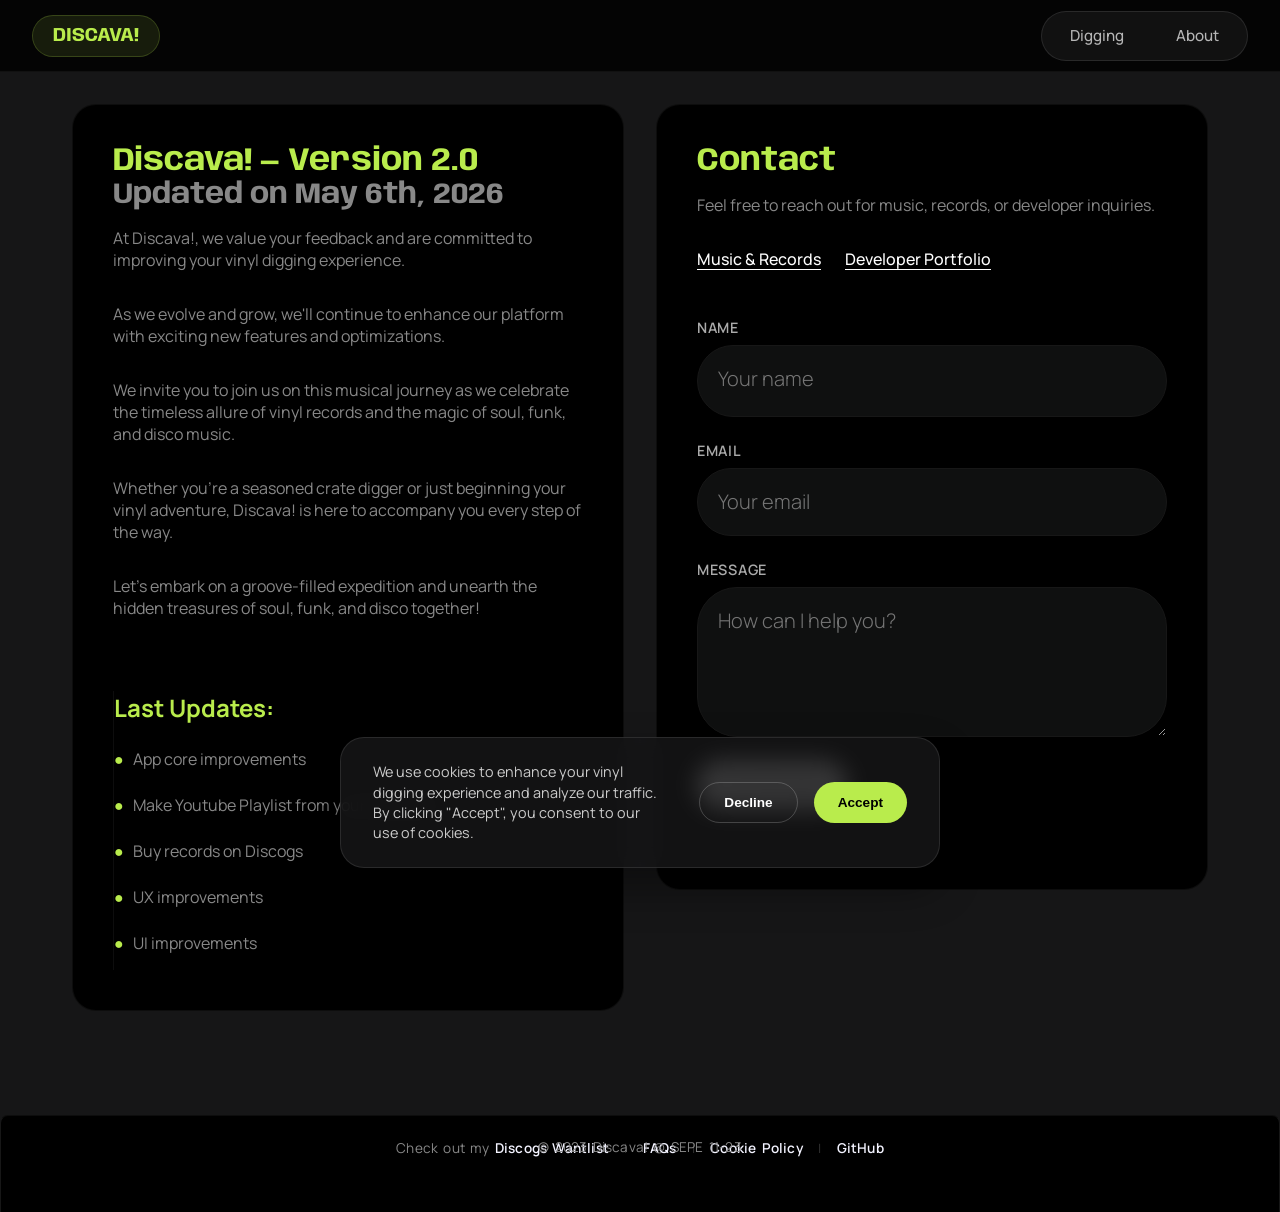
<file: about.html>
<!DOCTYPE html>
<html lang="en">

<head>
  <meta charset="UTF-8" />
  <meta name="viewport" content="width=device-width, initial-scale=1.0" />
  <meta name="description"
    content="Discava! - Your Vinyl Digging Experience: A platform dedicated to celebrating the timeless allure of vinyl records, soul, funk, and disco music. Join us on this musical journey!" />
  <meta name="keywords"
    content="Discava!, vinyl records, vinyl digging, soul music, funk music, disco music, crate digging, vinyl adventure" />
  <meta name="author" content="Juan Falibene" />
  <!-- Google Tag Manager -->
  <script>(function (w, d, s, l, i) {
      w[l] = w[l] || []; w[l].push({
        'gtm.start':
          new Date().getTime(), event: 'gtm.js'
      }); var f = d.getElementsByTagName(s)[0],
        j = d.createElement(s), dl = l != 'dataLayer' ? '&l=' + l : ''; j.async = true; j.src =
          'https://www.googletagmanager.com/gtm.js?id=' + i + dl; f.parentNode.insertBefore(j, f);
    })(window, document, 'script', 'dataLayer', 'GTM-P69Q8WK2');</script>
  <!-- End Google Tag Manager -->
  <!-- Open Graph / Facebook -->
  <meta property="og:type" content="website" />
  <meta property="og:title" content="Discava! - Your Vinyl Digging Experience" />
  <meta property="og:description"
    content="A platform dedicated to celebrating the timeless allure of vinyl records, soul, funk, and disco music. Join us on this musical journey!" />
  <meta property="og:image" content="http://dev.juanfalibene.com/discava/img/discava_banner_v2.jpg" />
  <!-- Twitter -->
  <meta property="twitter:card" content="summary_large_image" />
  <meta property="twitter:title" content="Discava! - Your Vinyl Digging Experience" />
  <meta property="twitter:description"
    content="A platform dedicated to celebrating the timeless allure of vinyl records, soul, funk, and disco music. Join us on this musical journey!" />
  <meta property="twitter:image" content="http://dev.juanfalibene.com/discava/img/discava_banner_v2.jpg" />
  <title>About Discava! - Vinyl Digging Experience</title>
  <link rel="stylesheet" href="css/styles.css" />
  <link rel="stylesheet" href="https://cdnjs.cloudflare.com/ajax/libs/font-awesome/4.7.0/css/font-awesome.min.css" />
  <link rel="icon" type="image/x-icon" href="img/favicon.png" />
  <link rel="canonical" href="https://dev.juanfalibene.com/discava/about.html" />
  <script type="module" src="js/about_main.js"></script>
</head>

<body>
  <!-- Google Tag Manager (noscript) -->
  <noscript><iframe src="https://www.googletagmanager.com/ns.html?id=GTM-P69Q8WK2" height="0" width="0"
      style="display:none;visibility:hidden"></iframe></noscript>
  <!-- End Google Tag Manager (noscript) -->
  <header class="header" id="header">
    <div class="logo">
      <h1><a href="./index.html">Discava!</a></h1>
    </div>
    <nav class="navbar" id="navbar">
      <ul>
        <li class="nav-item"><a href="./index.html#diggin">Digging</a></li>
        <li class="nav-item"><a href="#">About</a></li>
      </ul>
    </nav>
    <button class="hamburger-button" id="hamburgerButton">
      <span></span>
      <span></span>
      <span></span>
    </button>
  </header>

  <main>
    <div class="about-main-wrapper">
      <section class="about-box">
        <div class="about-grid">

          <div class="about-text">
            <h3>
              Discava! — Version 2.0 <span class="updated-text">Updated on May 6th, 2026</span>
            </h3>
            <p>At Discava!, we value your feedback and are committed to improving your vinyl digging experience.
            </p>
            <p>As we evolve and grow, we'll continue to enhance our platform with exciting new features and
              optimizations.</p>
            <p>We invite you to join us on this musical journey as we celebrate the timeless allure of vinyl
              records
              and the magic of soul, funk, and disco music.</p>
            <p>Whether you're a seasoned crate digger or just beginning your vinyl adventure, Discava! is here to
              accompany you every step of the way.</p>
            <p>Let's embark on a groove-filled expedition and unearth the hidden treasures of soul, funk, and disco
              together!</p>

          </div>

          <div class="about-grid-features">
            <h3>Last Updates:</h3>
            <ul>
              <li>
                App core improvements
              </li>
              <li>
                Make Youtube Playlist from your favorites
              </li>
              <li>
                Buy records on Discogs
              </li>
              <li>
                UX improvements
              </li>
              <li>
                <span>UI improvements</span>
              </li>
            </ul>
          </div>

        </div>
      </section>

      <section class="about-box contact-box">
        <h3>Contact</h3>
        <p>Feel free to reach out for music, records, or developer inquiries.</p>

        <div class="contact-links">
          <a href="https://music.juanfalibene.com/#/about" target="_blank" class="contact-link">Music & Records</a>
          <a href="https://juanfalibene.com" target="_blank" class="contact-link">Developer Portfolio</a>
        </div>

        <form class="contact-form" id="contact-form">
          <div class="form-group">
            <label for="name">Name</label>
            <input type="text" id="name" name="name" placeholder="Your name" required>
          </div>
          <div class="form-group">
            <label for="email">Email</label>
            <input type="email" id="email" name="email" placeholder="Your email" required>
          </div>
          <div class="form-group">
            <label for="message">Message</label>
            <textarea id="message" name="message" placeholder="How can I help you?" required></textarea>
          </div>
          <!-- Honeypot anti-spam field -->
          <div style="display:none;">
            <label for="website">Website</label>
            <input type="text" id="website" name="website" tabindex="-1" autocomplete="off">
          </div>

          <button type="submit" class="btn-action-single">Send Message</button>
          
          <div id="form-status" style="margin-top: 1rem; color: #fff; font-size: 0.9rem;"></div>
        </form>
      </section>
    </div>
  </main>

  <footer></footer>
</body>

</html>
</file>
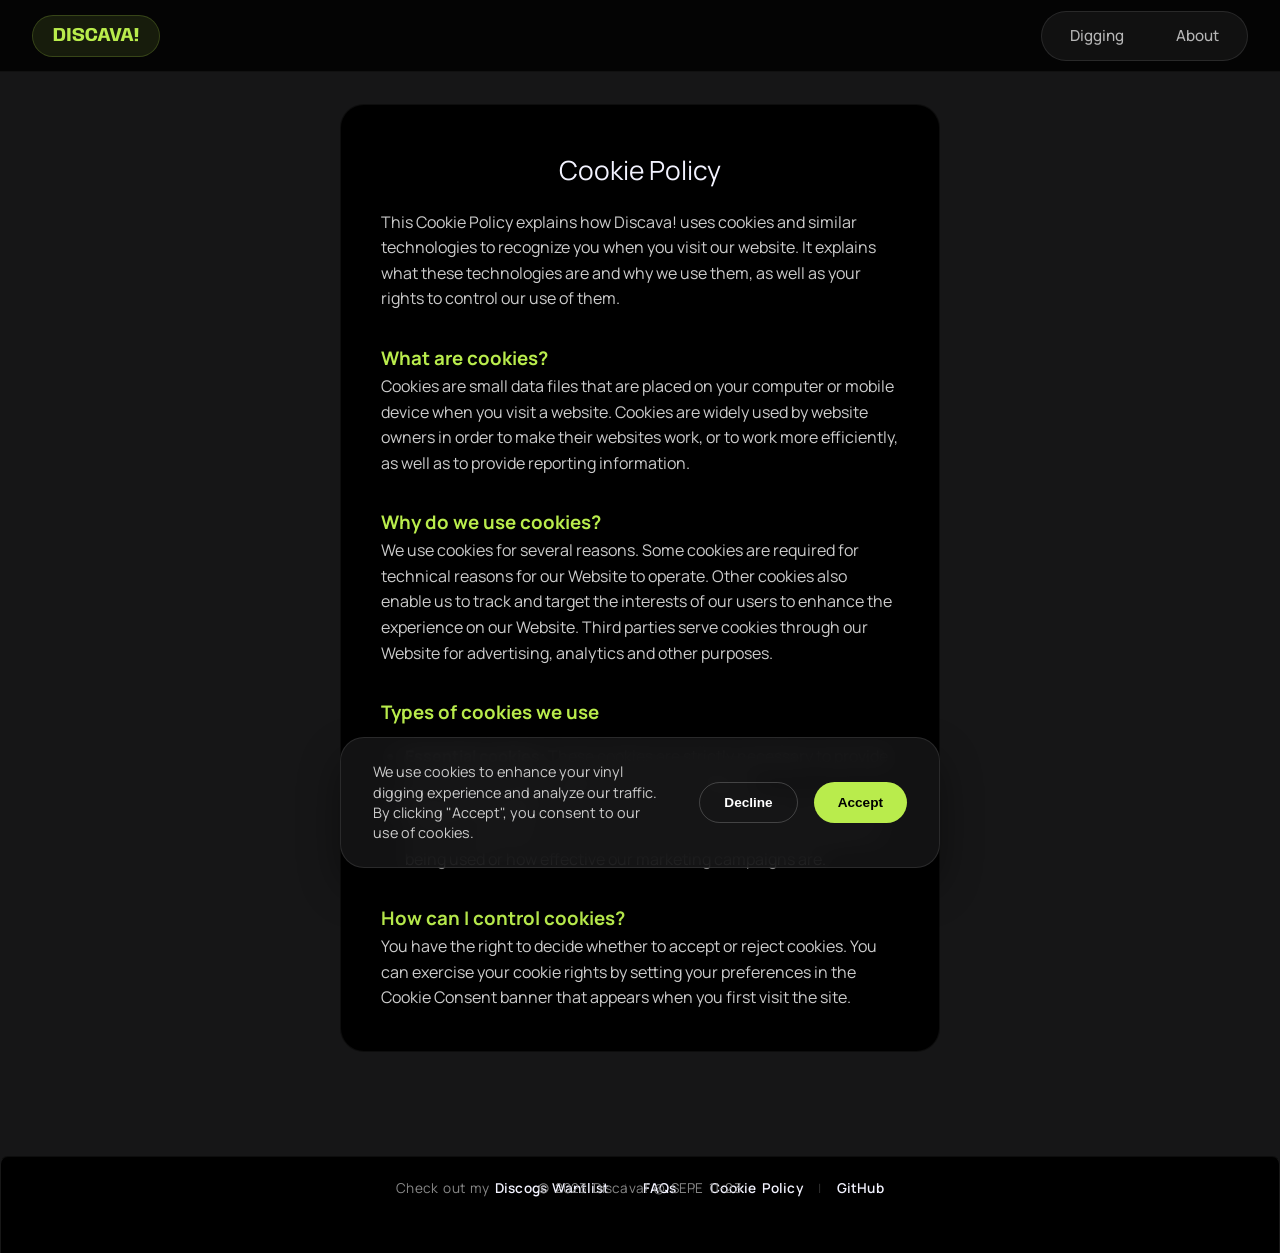
<file: cookies.html>
<!DOCTYPE html>
<html lang="en">

<head>
  <meta charset="UTF-8" />
  <meta name="viewport" content="width=device-width, initial-scale=1.0" />
  <meta name="description"
    content="Discava! Cookie Policy - Information about how we use cookies to improve your experience." />
  <meta name="robots" content="noindex" />
  <title>Cookie Policy - Discava!</title>
  <link rel="stylesheet" href="css/styles.css" />
  <link rel="icon" type="image/x-icon" href="img/favicon.png" />
  <link rel="canonical" href="https://dev.juanfalibene.com/discava/cookies.html" />
  <!-- Google Tag Manager -->
  <script>(function (w, d, s, l, i) {
      w[l] = w[l] || []; w[l].push({
        'gtm.start':
          new Date().getTime(), event: 'gtm.js'
      }); var f = d.getElementsByTagName(s)[0],
        j = d.createElement(s), dl = l != 'dataLayer' ? '&l=' + l : ''; j.async = true; j.src =
          'https://www.googletagmanager.com/gtm.js?id=' + i + dl; f.parentNode.insertBefore(j, f);
    })(window, document, 'script', 'dataLayer', 'GTM-P69Q8WK2');</script>
  <!-- End Google Tag Manager -->
  <script type="module">
    import { addListenLinkToNavbar } from "./js/views/NavView.js";
    import { initCookieBanner } from "./js/utils/CookieBanner.js";
    import { initFooter } from "./js/views/FooterView.js";

    document.addEventListener("DOMContentLoaded", () => {
      addListenLinkToNavbar();
      initCookieBanner();
      initFooter();
    });
  </script>
</head>

<body>
  <!-- Google Tag Manager (noscript) -->
  <noscript><iframe src="https://www.googletagmanager.com/ns.html?id=GTM-P69Q8WK2" height="0" width="0"
      style="display:none;visibility:hidden"></iframe></noscript>
  <!-- End Google Tag Manager (noscript) -->

  <header class="header" id="header">
    <div class="logo">
      <h1><a href="./index.html">Discava!</a></h1>
    </div>
    <nav class="navbar" id="navbar">
      <ul>
        <li class="nav-item"><a href="./index.html#diggin">Digging</a></li>
        <li class="nav-item"><a href="./about.html">About</a></li>
      </ul>
    </nav>
    <button class="hamburger-button" id="hamburgerButton">
      <span></span>
      <span></span>
      <span></span>
    </button>
  </header>

  <main>
    <div class="about-main-wrapper">
      <section class="about-box">
        <h2>Cookie Policy</h2>
        <div class="cookie-policy-content" style="line-height: 1.6; color: #ccc;">
          <p>This Cookie Policy explains how Discava! uses cookies and similar technologies to recognize you when you
            visit our website. It explains what these technologies are and why we use them, as well as your rights to
            control our use of them.</p>

          <h3 style="color: var(--bg-green-color); margin-top: 2rem;">What are cookies?</h3>
          <p>Cookies are small data files that are placed on your computer or mobile device when you visit a website.
            Cookies are widely used by website owners in order to make their websites work, or to work more efficiently,
            as well as to provide reporting information.</p>

          <h3 style="color: var(--bg-green-color); margin-top: 2rem;">Why do we use cookies?</h3>
          <p>We use cookies for several reasons. Some cookies are required for technical reasons for our Website to
            operate. Other cookies also enable us to track and target the interests of our users to enhance the
            experience on our Website. Third parties serve cookies through our Website for advertising, analytics and
            other purposes.</p>

          <h3 style="color: var(--bg-green-color); margin-top: 2rem;">Types of cookies we use</h3>
          <ul style="list-style: disc; padding-left: 1.5rem; margin-top: 1rem;">
            <li><strong>Essential cookies:</strong> These cookies are strictly necessary to provide you with services
              available through our Website.</li>
            <li><strong>Analytics cookies:</strong> These cookies collect information that is used either in aggregate
              form to help us understand how our Website is being used or how effective our marketing campaigns are.
            </li>
          </ul>

          <h3 style="color: var(--bg-green-color); margin-top: 2rem;">How can I control cookies?</h3>
          <p>You have the right to decide whether to accept or reject cookies. You can exercise your cookie rights by
            setting your preferences in the Cookie Consent banner that appears when you first visit the site.</p>
        </div>
      </section>
    </div>
  </main>

  <footer></footer>
</body>

</html>
</file>
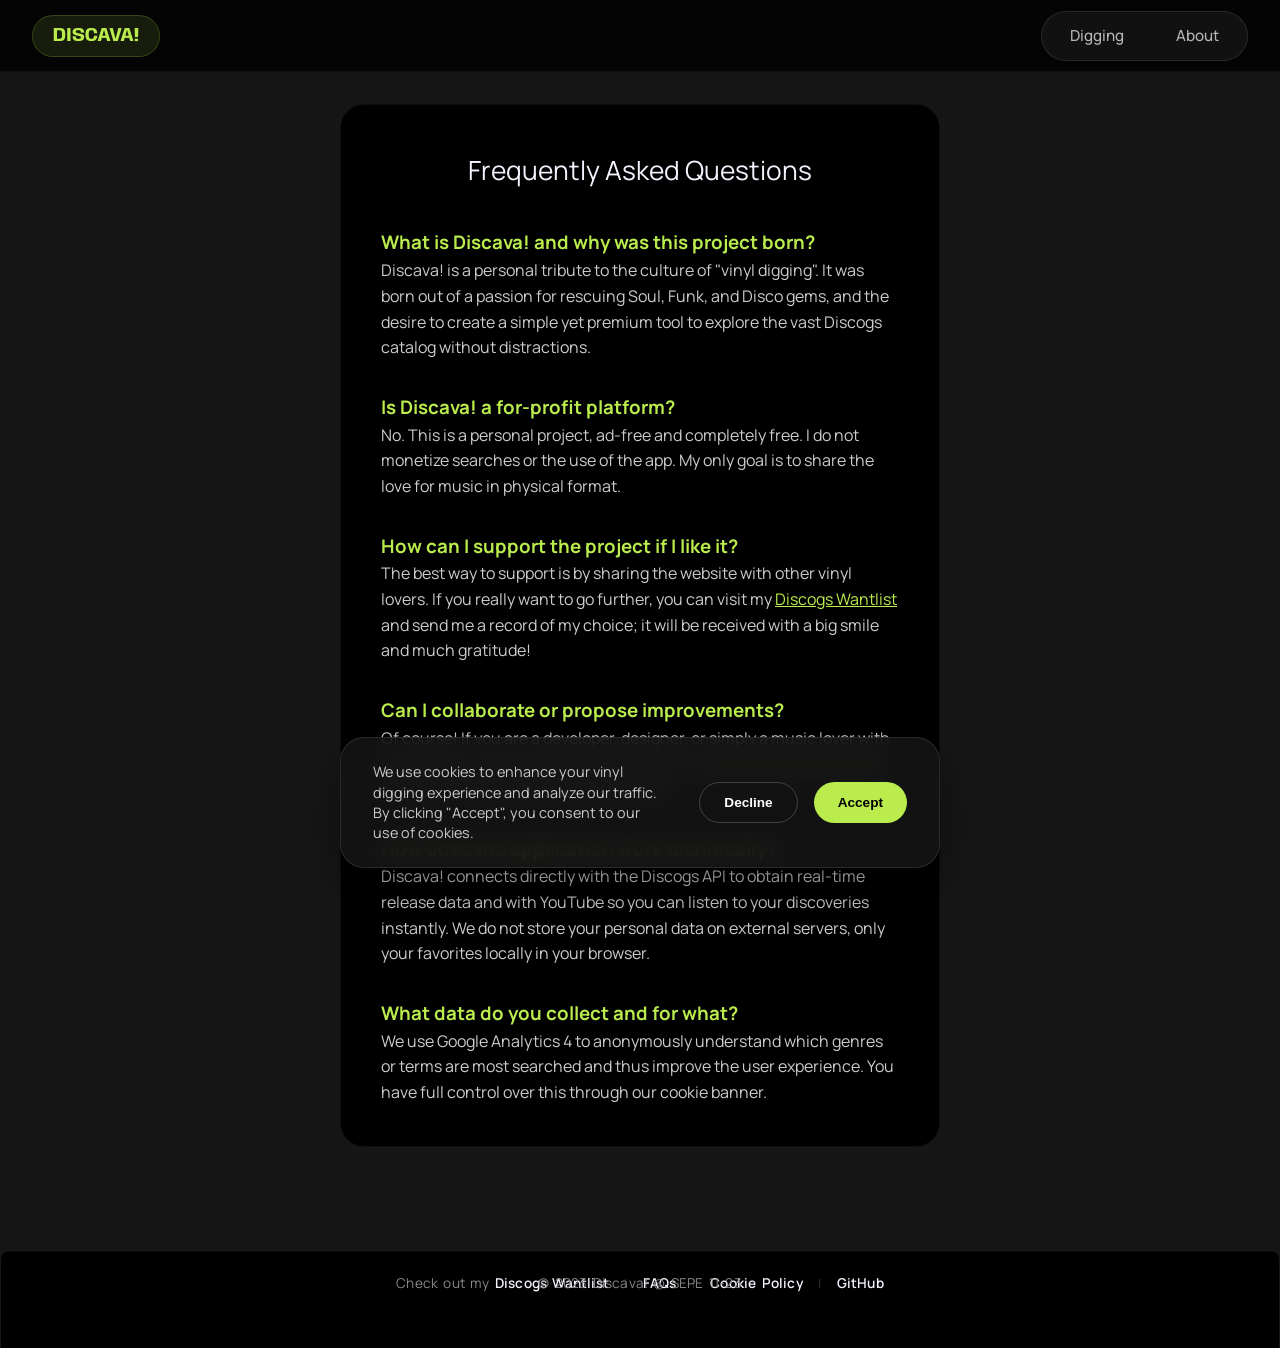
<file: faqs.html>
<!DOCTYPE html>
<html lang="en">

<head>
  <meta charset="UTF-8" />
  <meta name="viewport" content="width=device-width, initial-scale=1.0" />
  <meta name="description" content="Frequently Asked Questions about Discava! - Learn more about our mission, how it works, and how to support the project." />
  <title>FAQs - Discava!</title>
  <link rel="stylesheet" href="css/styles.css" />
  <link rel="icon" type="image/x-icon" href="img/favicon.png" />
  <link rel="canonical" href="https://dev.juanfalibene.com/discava/faqs.html" />
  <!-- Google Tag Manager -->
  <script>(function (w, d, s, l, i) {
      w[l] = w[l] || []; w[l].push({
        'gtm.start':
          new Date().getTime(), event: 'gtm.js'
      }); var f = d.getElementsByTagName(s)[0],
        j = d.createElement(s), dl = l != 'dataLayer' ? '&l=' + l : ''; j.async = true; j.src =
          'https://www.googletagmanager.com/gtm.js?id=' + i + dl; f.parentNode.insertBefore(j, f);
    })(window, document, 'script', 'dataLayer', 'GTM-P69Q8WK2');</script>
  <!-- End Google Tag Manager -->
  <script type="module">
    import { addListenLinkToNavbar } from "./js/views/NavView.js";
    import { initCookieBanner } from "./js/utils/CookieBanner.js";
    import { initFooter } from "./js/views/FooterView.js";

    document.addEventListener("DOMContentLoaded", () => {
      addListenLinkToNavbar();
      initCookieBanner();
      initFooter();
    });
  </script>
</head>

<body>
  <!-- Google Tag Manager (noscript) -->
  <noscript><iframe src="https://www.googletagmanager.com/ns.html?id=GTM-P69Q8WK2" height="0" width="0"
      style="display:none;visibility:hidden"></iframe></noscript>
  <!-- End Google Tag Manager (noscript) -->

  <header class="header" id="header">
    <div class="logo">
      <h1><a href="./index.html">Discava!</a></h1>
    </div>
    <nav class="navbar" id="navbar">
      <ul>
        <li class="nav-item"><a href="./index.html#diggin">Digging</a></li>
        <li class="nav-item"><a href="./about.html">About</a></li>
      </ul>
    </nav>
    <button class="hamburger-button" id="hamburgerButton">
      <span></span>
      <span></span>
      <span></span>
    </button>
  </header>

  <main>
    <div class="about-main-wrapper">
      <section class="about-box">
        <h2>Frequently Asked Questions</h2>
        <div class="faq-content" style="line-height: 1.6; color: #ccc;">
          
          <h3 style="color: var(--bg-green-color); margin-top: 2rem;">What is Discava! and why was this project born?</h3>
          <p>Discava! is a personal tribute to the culture of "vinyl digging". It was born out of a passion for rescuing Soul, Funk, and Disco gems, and the desire to create a simple yet premium tool to explore the vast Discogs catalog without distractions.</p>

          <h3 style="color: var(--bg-green-color); margin-top: 2rem;">Is Discava! a for-profit platform?</h3>
          <p>No. This is a personal project, ad-free and completely free. I do not monetize searches or the use of the app. My only goal is to share the love for music in physical format.</p>

          <h3 style="color: var(--bg-green-color); margin-top: 2rem;">How can I support the project if I like it?</h3>
          <p>The best way to support is by sharing the website with other vinyl lovers. If you really want to go further, you can visit my <a href="https://www.discogs.com/wantlist?user=juanignaciofalibene" target="_blank" style="color: var(--bg-green-color); text-decoration: underline;">Discogs Wantlist</a> and send me a record of my choice; it will be received with a big smile and much gratitude!</p>

          <h3 style="color: var(--bg-green-color); margin-top: 2rem;">Can I collaborate or propose improvements?</h3>
          <p>Of course! If you are a developer, designer, or simply a music lover with a good idea, you can write to me through the <a href="./about.html" style="color: var(--bg-green-color); text-decoration: underline;">form on the About page</a>. I am open to collaborations and feedback.</p>

          <h3 style="color: var(--bg-green-color); margin-top: 2rem;">How does the application work technically?</h3>
          <p>Discava! connects directly with the Discogs API to obtain real-time release data and with YouTube so you can listen to your discoveries instantly. We do not store your personal data on external servers, only your favorites locally in your browser.</p>

          <h3 style="color: var(--bg-green-color); margin-top: 2rem;">What data do you collect and for what?</h3>
          <p>We use Google Analytics 4 to anonymously understand which genres or terms are most searched and thus improve the user experience. You have full control over this through our cookie banner.</p>

        </div>
      </section>
    </div>
  </main>

  <footer></footer>
</body>

</html>
</file>
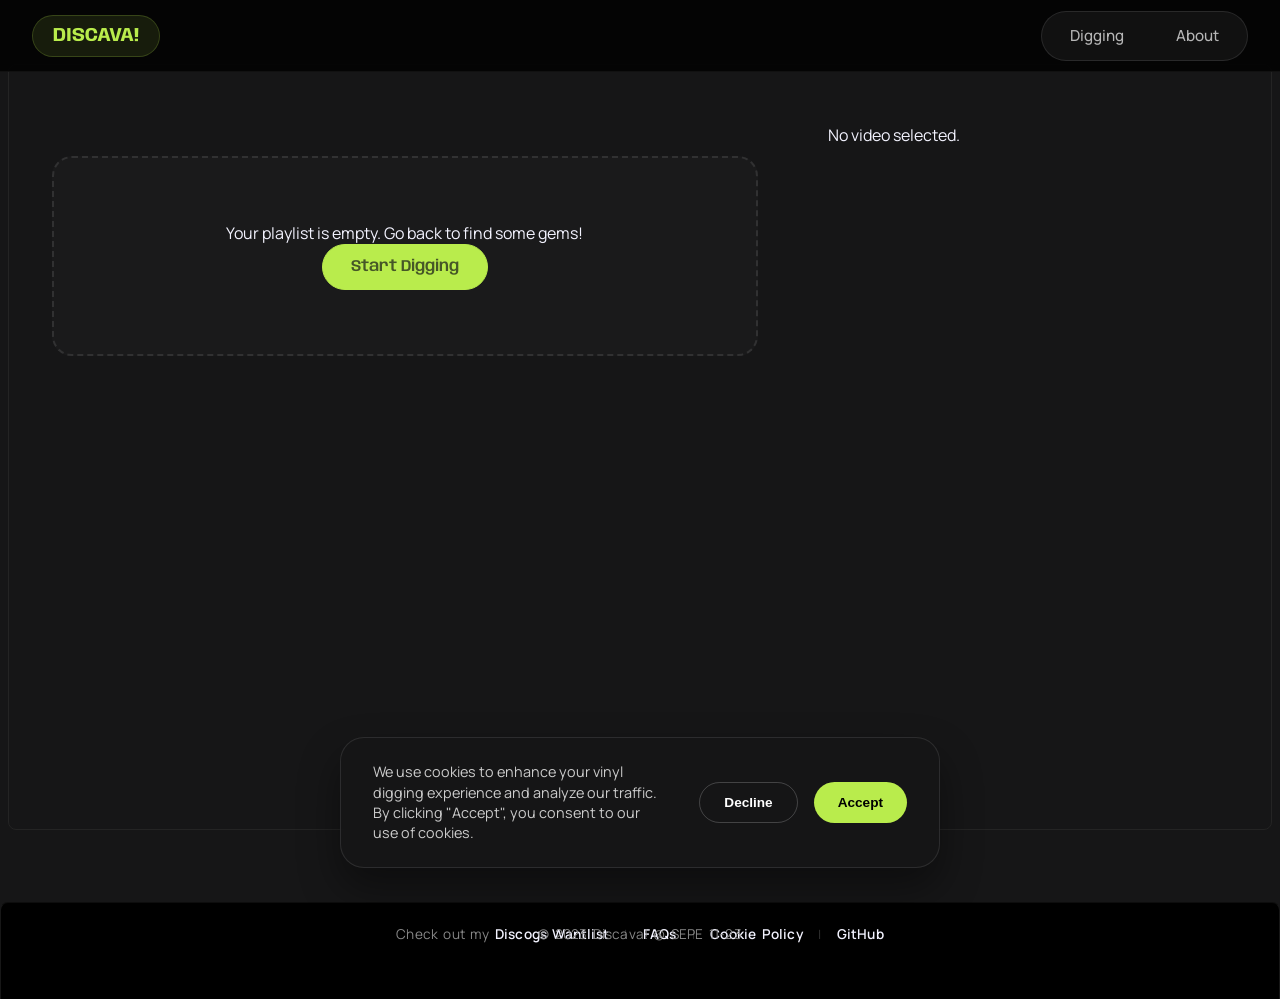
<file: listen.html>
<!DOCTYPE html>
<html lang="en">

<head>
    <meta charset="UTF-8">
    <meta name="viewport" content="width=device-width, initial-scale=1.0">
    <meta httpequiv="Permissions-Policy" content="interest-cohort=()" />
    <meta name="description"
        content="Discava! - Your Vinyl Digging Experience: A platform dedicated to celebrating the timeless allure of vinyl records, soul, funk, and disco music. Join us on this musical journey!">
    <meta name="keywords"
        content="Discava!, vinyl records, vinyl digging, soul music, funk music, disco music, crate digging, vinyl adventure">
    <meta name="author" content="Juan Falibene">
    <!-- Google Tag Manager -->
    <script>(function (w, d, s, l, i) {
            w[l] = w[l] || []; w[l].push({
                'gtm.start':
                    new Date().getTime(), event: 'gtm.js'
            }); var f = d.getElementsByTagName(s)[0],
                j = d.createElement(s), dl = l != 'dataLayer' ? '&l=' + l : ''; j.async = true; j.src =
                    'https://www.googletagmanager.com/gtm.js?id=' + i + dl; f.parentNode.insertBefore(j, f);
        })(window, document, 'script', 'dataLayer', 'GTM-P69Q8WK2');</script>
    <!-- End Google Tag Manager -->
    <!-- Open Graph / Facebook -->
    <meta property="og:type" content="website">
    <meta property="og:title" content="Discava! - Your Vinyl Digging Experience">
    <meta property="og:description"
        content="A platform dedicated to celebrating the timeless allure of vinyl records, soul, funk, and disco music. Join us on this musical journey!">
    <meta property="og:image" content="http://dev.juanfalibene.com/discava/img/discava_banner_v2.jpg">
    <!-- Twitter -->
    <meta property="twitter:card" content="summary_large_image">
    <meta property="twitter:title" content="Discava! - Your Vinyl Digging Experience">
    <meta property="twitter:description"
        content="A platform dedicated to celebrating the timeless allure of vinyl records, soul, funk, and disco music. Join us on this musical journey!">
    <meta property="twitter:image" content="http://dev.juanfalibene.com/discava/img/discava_banner_v2.jpg">
    <title>My Favorites - Discava! Vinyl Experience</title>
    <link rel="stylesheet" href="css/styles.css">
    <link rel="icon" type="image/x-icon" href="img/favicon.png">
    <link rel="canonical" href="https://dev.juanfalibene.com/discava/listen.html" />
    <!-- Punto de entrada de la aplicación en modo módulo -->
    <script type="module" src="js/listen_main.js"></script>
</head>

<body>
    <!-- Google Tag Manager (noscript) -->
    <noscript><iframe src="https://www.googletagmanager.com/ns.html?id=GTM-P69Q8WK2" height="0" width="0"
            style="display:none;visibility:hidden"></iframe></noscript>
    <!-- End Google Tag Manager (noscript) -->
    <header class="header" id="header">
        <div class="logo">
            <h1><a href="./index.html">Discava!</a></h1>
        </div>
        <nav class="navbar" id="navbar">
            <ul>
                <li class="nav-item"><a href="./index.html#diggin">Digging</a></li>
                <!--<li class="nav-item"><a href="#discover">Discover</a></li>-->
                <li class="nav-item"><a href="./about.html">About</a></li>
            </ul>
        </nav>
        <button class="hamburger-button" id="hamburgerButton">
            <span></span>
            <span></span>
            <span></span>
        </button>
    </header>
    <main>
        <section class="listen flex-container">
            <div class="listen-playlist">
                <ol id="favoritesList">
                    <!-- La lista de favoritos se generará aquí dinámicamente -->
                </ol>
            </div>
            <div class="listen-video">
            </div>
        </section>
    </main>

    <footer></footer>
</body>

</html>
</file>
<file: css/styles.css>
/********************************************************************

 ********************************************************************/

@import url("https://fonts.googleapis.com/css2?family=Anybody:wght@700;900&family=Manrope:wght@300;400;500;600;700&display=swap");

* {
  margin: 0;
  padding: 0;
  box-sizing: border-box;
  -webkit-font-smoothing: antialiased;
}

:root {
  --bg-green-color: #B9EC4C;
  --bg-pink-color: #fcb9d5;
  --primary-color: #f3f3ff;
  --secondary-color: #161617;
  /* Gris muy oscuro OF */
  --fs-xl: 5em;
  --fs-l: 2em;
  --fs-sl: 2.25em;
  --fs-m: 1.65em;
  --fs-sm: 1.25em;
  --fs-n: 1em;
  --fw-thin: 300;
  --fw-normal: 400;
  --fw-semi: 600;
  --ff-n: "Manrope", sans-serif;
  --ff-l: "Anybody", sans-serif;
  --border-rl: 0.5em;
  --border-rs: 0.2em;
  --border-card: 1.5em;
  --img-circle: 50%;
}

/*#region [general]*/
body {
  font-family: var(--ff-n);
  background-color: var(--secondary-color);
  color: var(--primary-color);
}

a {
  color: inherit;
  text-decoration: none;
  transition: var(--transition);
}

main {
  display: flex;
  flex-direction: column;
  padding: var(--border-rl);
  gap: calc(var(--fs-sl) + 0.35em);
}

.flex-container {
  display: flex;
  flex-direction: row;
}

h1 {
  font-size: var(--fs-xl);
  font-weight: var(--fw-thin);
  color: var(--primary-color);
  line-height: calc(var(--fs-n) + 0.25em);
}

h2 {
  font-size: var(--fs-m);
  font-weight: var(--fw-normal);
  color: var(--primary-color);
  line-height: calc(var(--fs-m) + 0.3em);
  margin: 0px 0px var(--border-rl) 0px;
  text-align: center;
}

iframe {
  border: none;
  border-radius: var(--border-rl);
}

.hamburger-button {
  display: none;
  cursor: pointer;
  border: none;
  border-radius: 50%;
  background-color: rgba(185, 236, 76, 0.1);
  width: 2.75rem;
  height: 2.75rem;
  padding: 0;
  /* Centering the spans perfectly */
  flex-direction: column;
  justify-content: center;
  align-items: center;
  gap: 3px;
}

.hamburger-button span {
  display: block;
  width: 1.25rem;
  height: 2px;
  background: var(--bg-green-color);
  margin: 0;
  border-radius: 2px;
}

.hide-div {
  display: none;
}

.show-div {
  display: flex;
}

/*#endregion*/

/*#region [headerl]*/
.header {
  position: fixed;
  display: flex;
  justify-content: space-between;
  align-items: center;
  width: 100%;
  padding: 1rem 2rem;
  /* Más aire */
  height: 4.5rem;
  z-index: 99999;
  background-color: rgba(0, 0, 0, 0.8);
  backdrop-filter: blur(10px);
  border-bottom: 1px solid rgba(255, 255, 255, 0.05);
}

.logo h1 {
  font-family: var(--ff-l);
  color: var(--bg-green-color);
  font-size: 1.2rem;
  font-weight: 700;
  text-transform: uppercase;
  background-color: rgba(185, 236, 76, 0.1);
  padding: 0.5rem 1.25rem;
  border-radius: 100px;
  border: 1px solid rgba(185, 236, 76, 0.2);
}

.logo h1 a,
.logo h1 a:visited {
  text-decoration: none;
  color: var(--bg-green-color);
  display: block;
  cursor: pointer;
}

.logo img {
  width: 70%;
  vertical-align: middle;
  margin-top: -0.8rem;
}

/*#endregion */

/*#region [navbar]*/
.navbar {
  display: flex;
  align-items: center;
}

.navbar ul {
  display: flex;
  flex-direction: row;
  list-style: none;
  background-color: rgba(255, 255, 255, 0.05);
  /* Cápsula central */
  border: 1px solid rgba(255, 255, 255, 0.1);
  padding: 4px;
  border-radius: 100px;
  gap: 4px;
}

.navbar ul li {
  display: flex;
  align-items: center;
}

.navbar ul li a {
  display: flex;
  align-items: center;
  justify-content: center;
  padding: 0 1.5rem;
  height: 2.5rem;
  border-radius: 100px;
  color: #b6b6b6;
  font-family: var(--ff-n);
  font-size: 0.95rem;
  font-weight: 500;
  text-decoration: none;
  transition: all 0.2s ease;
  text-transform: none;
  /* Sin uppercase */
}

.navbar ul li a:hover {
  color: var(--bg-green-color);
  background-color: #000000;
}

.invert-btn-navbar {
  font-family: var(--ff-l);
  color: var(--bg-green-color);
  font-size: 1.2rem;
  font-weight: 700;
  text-transform: uppercase;
  background-color: rgba(185, 236, 76, 0.1);
  padding: 0.5rem 1.25rem;
  border-radius: 100px;
  border: 1px solid rgba(185, 236, 76, 0.2);
  cursor: pointer;
}

.invert-btn-navbar:hover {
  background-color: var(--bg-green-color);
  border-color: var(--bg-green-color);
  color: var(--secondary-color);
}

.hero-welcome {
  display: flex;
  flex-direction: row;
  width: 100%;
  gap: 0;
  justify-content: space-between;
  align-items: center;
  height: 100dvh;
  background-color: var(--secondary-color);
}

.scrolled {
  background-image: none;
  background-color: var(--secondary-color);
  opacity: 0.9;
  mix-blend-mode: luminosity;
}

.on-single-modal {
  background-image: none;
  background-color: #000000;
}

.welcome-intro {
  display: flex;
  flex-direction: column;
  justify-content: center;
  align-items: flex-start;
  text-align: left;
  width: 45%;
  height: 100%;
  gap: 0.25em;
  z-index: 900;
  padding-left: 5vw;
  background-color: transparent;
}

.welcome-intro img {
  width: 30%;
  height: auto;
  margin: 0 auto;
  animation: floating 5.33s infinite ease-in-out;
}

@keyframes floating {
  0% {
    transform: translateY(0em);
  }

  50% {
    transform: translateY(0.75em);
  }

  100% {
    transform: translateY(0em);
  }
}

.welcome-intro h2 {
  font-family: "Anybody";
  font-size: 7rem;
  font-weight: 900;
  text-transform: uppercase;
  letter-spacing: -0.2px;
  line-height: 0.5;
  padding: 0.25rem 0;
  text-align: left;
  margin-bottom: 0;
  color: var(--bg-green-color);
}

.welcome-intro p {
  font-size: 1.025rem;
  font-weight: var(--fw-normal);
  line-height: 1.5;
  padding: 0.75rem 0;
  text-align: left;
  text-wrap: balance;
  color: var(--bg-green-color);
}

.hero-btn-start {
  align-self: flex-start;
  margin-left: 0;
  background-color: var(--bg-green-color);
  border: 1px solid var(--bg-green-color);
  font-family: "Anybody", var(--ff-n);
  font-size: var(--fs-n);
  font-weight: 600;
  color: rgba(22, 24, 24, 0.7);
  padding: 0.85em 1.75em;
  border-radius: 2em;
  cursor: pointer;
  text-decoration: none;
  transition: all 0.3s;
  display: inline-flex;
  align-items: center;
  justify-content: center;
}

.hero-btn-start:hover {
  box-shadow: 0 0.5em 0.5em -0.4em var(--bg-green-color);
  transform: translateY(-0.25em);
  color: #000000;
}

/*#endregion*/

/* test disquitos carousel */

.row-for-discos {
  position: absolute;
  left: 100%;
  transform: translate(-100%);
  width: 55%;
  height: 100%;
  overflow: hidden;
  z-index: 800;
}

.row-disquitos {
  animation: rotateDisco 45s linear infinite;
  border-radius: 50%;
  height: 100%;
  width: 100%;
  left: 50%;
  position: absolute;
}

.disquito-img-container {
  display: flex;
  flex-direction: column;
  justify-content: center;
  align-items: center;
  position: absolute;
  width: 60%;
  height: 60%;
  pointer-events: none;
  padding: 1rem;
}

.disquito-01 {
  transform: translate(0.5rem, -0.5rem);
}

.disquito-02 {
  transform: translate(-5rem, 13.5rem);
}

.disquito-03 {
  transform: translate(-1.5rem, 27rem);
}

.disquito-04 {
  transform: translate(10rem, 35rem);
}

.disquito-05 {
  transform: translate(24.5rem, 30.5rem);
}

.disquito-06 {
  transform: translate(32.5rem, 17.5rem);
}

.disquito-07 {
  transform: translate(27.5rem, 2rem);
}

.disquito-08 {
  transform: translate(14.5rem, -5.5rem);
}

.row-disquitos-label img {
  flex-shrink: 0;
  height: auto;
  width: 100%;
  aspect-ratio: 1 / 1;
  border-radius: var(--img-circle);
  display: inline-block;
  max-width: 100%;
  animation: rotateDisco 10.66s linear infinite;
  vertical-align: middle;
}

/*#endregion*/

/*#region [crate]*/
.hero {
  display: flex;
  flex-direction: column;
  justify-content: center;
  align-content: space-around;
  height: 37.5em;
  border: 1px var(--primary-color) solid;
  border-top-left-radius: var(--border-rl);
  border-top-right-radius: var(--border-rl);
}

.hero-text {
  display: flex;
  flex-direction: column;
  justify-content: center;
  text-align: center;
  height: 20%;
  gap: var(--fs-n);
  background-color: var(--bg-green-color);
  border-top-left-radius: var(--border-rl);
  border-top-right-radius: var(--border-rl);
}

.hero .hero-text h2 {
  font-size: var(--fs-sl);
  font-weight: var(--fw-semi);
  color: var(--primary-color);
  line-height: var(--fs-sm);
  text-transform: uppercase;
}

.hero .hero-text p {
  font-size: var(--fs-n);
  font-weight: var(--fw-normal);
}

.hero .hero-crate {
  display: flex;
  flex-direction: column-reverse;
  justify-content: end;
  align-items: center;
  width: 100%;
  height: 80%;
  padding-top: 2%;
  overflow: hidden;
}

.hero .hero-crate .single-cover {
  display: flex;
  flex-direction: row;
  justify-content: space-between;
  align-items: stretch;
  width: 94%;
  height: calc(var(--fs-xl) - 1em);
  padding: 0.375em;
  background-size: cover;
  transform: none;
  transform-style: preserve-3d;
}

.hero .hero-crate .single-cover img {
  width: 100%;
  border-radius: 0;
  transform: none;
  transform-style: preserve-3d;
}

.hero .hero-crate .single-cover h2 {
  font-family: "Anybody";
  font-size: 2.0375em;
  font-weight: var(--fw-normal);
  line-height: 1.375em;
  color: var(--primary-color);
  text-transform: uppercase;
  letter-spacing: 0.2px;
  text-align: start;
  border-radius: 0.1em;
}

.hero .hero-crate .single-cover span {
  font-size: 1.0375em;
  font-weight: var(--fw-normal);
  line-height: calc(var(--fs-m));
  color: var(--secondary-color);
  text-transform: uppercase;
  letter-spacing: 0.2px;
  text-align: end;
  background-color: var(--primary-color);
  height: fit-content;
  padding: 0.125em 0.225em;
  border-radius: var(--border-rs);
  opacity: 0.8;
}

.hero .hero-crate .single-cover:first-child {
  background-color: #f0c418;
  height: calc(var(--fs-xl) + 7em);
  z-index: 500;
}

.hero .hero-crate .single-cover:hover {
  transform: scaleY(1.2);
  transform-origin: bottom;
  cursor: grabbing;
  z-index: 99990;
  transition: 0.1s ease-in-out;
}

.hero .hero-crate .single-cover:first-child:hover {
  height: calc(var(--fs-xl) + 11em);
  transition: 0.1s ease-in-out;
  transform-style: preserve-3d;
  transform: none;
}

.hero .hero-crate .single-cover:nth-child(2) {
  background-color: #65ddb9;
  width: 86%;
}

.hero .hero-crate .single-cover:nth-child(2):hover {
  height: calc(var(--fs-xl) + 3em);
  transition: 0.1s ease-in-out;
  transform-style: preserve-3d;
  transform: none;
}

.hero .hero-crate .single-cover:nth-child(3) {
  background-color: #fa7b76;
  width: 78%;
}

.hero .hero-crate .single-cover:nth-child(3):hover {
  height: calc(var(--fs-xl) + 4em);
  transition: 0.1s ease-in-out;
  transform-style: preserve-3d;
  transform: none;
}

.hero .hero-crate .single-cover:last-child {
  background-color: #2fa8cc;
  width: 70%;
}

.hero .hero-crate .single-cover:last-child:hover {
  height: calc(var(--fs-xl) + 2.5em);
  transition: 0.1s ease-in;
  transform-style: preserve-3d;
  transform: none;
}

/*#endregion*/

/*#region [boxes]*/
.boxes {
  display: flex;
  flex-direction: row;
  justify-content: center;
  gap: 2rem;
  padding: 2rem 5vw 6rem 5vw;
  /* Menos espacio arriba, más abajo para cerrar */
  background-color: transparent;
}

.box {
  display: flex;
  flex-direction: column;
  flex: 1;
  background-color: #000000;
  padding: 2.5rem;
  border-radius: 1.5rem;
  border: 1px solid rgba(255, 255, 255, 0.05);
  transition: transform 0.3s ease, border-color 0.3s ease;
}

.box:hover {
  transform: translateY(-5px);
  border-color: rgba(255, 255, 255, 0.15);
}

.box-icon {
  color: #ffffff;
  margin-bottom: 2rem;
}

.box-icon svg {
  width: 32px;
  height: 32px;
  stroke-width: 1.5px;
}

.box h3 {
  font-family: var(--ff-n);
  font-size: 1.1rem;
  font-weight: 700;
  color: #ffffff;
  line-height: 1.4;
  margin: 0;
}

.box h3 span {
  color: #888;
  font-weight: 400;
}

.search-recommendation {
  font-size: 1.5rem;
  font-weight: 400;
  color: #fff;
  line-height: 1.5;
  text-align: left;
  margin: 0;
  max-width: 800px;
}

.hero-search {
  padding: calc(var(--fs-xl) - var(--border-rl));
  display: none;
}

/*#endregion*/

/*#region [search]*/
.search {
  padding-top: calc(var(--fs-sl) + 0.5em);
  background-color: var(--secondary-color);
  border-radius: 2em;
  border: 1px solid var(--secondary-color);
}

form {
  display: flex;
  flex-direction: column;
  justify-content: center;
  padding: 0;
  border-radius: 2em;
  width: 80%;
  align-items: center;
  margin: 0 auto;
  gap: var(--border-rl);
}

form input[type="text"] {
  width: 100%;
  padding: 0.75em var(--fs-n) var(--fs-n) var(--fs-n);
  border: 1px solid #171717;
  border-radius: 2em;
  font-size: var(--fs-sm);
  font-weight: var(--fw-thin);
  line-height: calc(var(--fs-sm) + 0.5em);
  background-color: rgba(22, 24, 24, 0.7);
  color: #b6b6b6;
}

form input[type="text"]:focus,
form input[type="text"]:focus-visible,
form input[type="text"]:active {
  background-color: #f0f0f0;
  color: var(--secondary-color);
}

.search {
  display: grid;
  grid-template-columns: 1fr 3fr;
  /* Título izquierda, Texto derecha */
  gap: 2rem;
  padding: 8vw 5vw 2vw 5vw;
  /* Reducimos el bottom a 2vw */
  align-items: start;
}

.search h2 {
  font-family: var(--ff-n);
  font-size: 0.9rem;
  font-weight: 500;
  color: #888;
  text-align: left;
  text-transform: uppercase;
  letter-spacing: 0.05em;
  line-height: 1.4;
  margin: 0;
  padding-top: 0.35rem;
}

.search-recommendation {
  font-size: 1.5rem;
  font-weight: 400;
  color: #fff;
  line-height: 1.5;
  text-align: left;
  margin: 0;
  max-width: 800px;
}

/* Ajuste para que el formulario ocupe todo el ancho debajo */
/* --- SEARCH FORM REFACTOR (OF Style) --- */
.search-form {
  grid-column: 1 / -1;
  display: grid;
  grid-template-columns: 1fr 3fr;
  /* Sincronizado: Opciones izquierda, Input derecha */
  gap: 2rem;
  margin-top: 4rem;
  width: 100%;
}

.form-options-group {
  display: flex;
  flex-direction: row;
  gap: 1.5rem;
  align-items: center;
}

.form-options {
  display: flex;
  flex-direction: row;
  gap: 2rem;
  align-items: center;
  background-color: #000000;
  padding: 0 1.25rem;
  height: 3.5rem;
  /* Un poco más bajo para equilibrar */
  border-radius: 12px;
  border: 1px solid rgba(255, 255, 255, 0.05);
}

.search-main {
  display: flex;
  gap: 1rem;
  align-items: center;
}

.search-main input[type="text"] {
  flex: 1;
  background-color: #000000;
  border: 1px solid rgba(255, 255, 255, 0.15);
  color: #fff;
  /* Texto blanco puro */
  height: 4rem;
  padding: 0 1.5rem;
  border-radius: 16px;
  font-size: 1.1rem;
  font-family: var(--ff-n);
  transition: all 0.3s ease;
}

.search-main input[type="text"]::placeholder {
  color: #aaa;
  /* Placeholder más claro */
}

.search-main input[type="text"]:focus {
  background-color: rgba(255, 255, 255, 0.07);
  border-color: var(--bg-green-color);
  outline: none;
  color: #ffffff;
}

#search-btn {
  background-color: #f0f0f2;
  /* Off-white premium */
  color: #000;
  border: none;
  height: 4rem;
  padding: 0 2.5rem;
  border-radius: 100px;
  font-family: var(--ff-n);
  font-weight: 600;
  font-size: 1rem;
  cursor: pointer;
  transition: all 0.3s ease;
  white-space: nowrap;
}

#search-btn:hover {
  background-color: #ffffff;
  transform: translateY(-2px);
  box-shadow: 0 8px 25px rgba(0, 0, 0, 0.4);
}

#menu-genre {
  background-color: #000000;
  border: 1px solid rgba(255, 255, 255, 0.1);
  color: #fff;
  padding: 0.6rem 1rem;
  border-radius: 8px;
  font-family: var(--ff-n);
  font-size: 0.9rem;
  cursor: pointer;
}

.radio-group {
  display: flex;
  gap: 1.5rem;
  align-items: center;
}

.radio-group input[type="radio"] {
  display: none;
  /* Hide default radio */
}

.radio-group label {
  color: #bbb;
  /* Gris más claro */
  font-size: 1rem;
  font-family: var(--ff-n);
  cursor: pointer;
  transition: color 0.3s;
}

.radio-group input[type="radio"]:checked+label {
  color: var(--bg-green-color);
  font-weight: 600;
  font-size: var(--fs-n);
  font-weight: var(--fw-thin);
  text-transform: uppercase;
  line-height: var(--fs-n);
  color: var(--bg-green-color);
  padding: 0.85em 1.75em;
  border: 1px solid #171717;
  border-radius: 2em;
  cursor: pointer;
}

form button:hover {
  background-color: var(--bg-primary-color);
  color: #f0f0f0;
  border: 1px solid var(--bg-green-color);
}

/*#endregion*/

/*#region [results]*/
/* discos flex */
#results {
  grid-column: 1 / -1;
  /* Arregla el ancho en el grid */
  background-color: var(--secondary-color);
  /*background-image: url('./../img/dirty-old-black-shirt.png');*/
  padding: var(--fs-n);
  border-radius: var(--border-rl);
  display: none;
}

/* --- FILTERS REFACTOR (OF Style) --- */
.disco-filters {
  display: flex;
  justify-content: center;
  align-items: center;
  gap: 0.75rem;
  background-color: rgba(255, 255, 255, 0.03);
  padding: 0.5rem 1rem;
  border-radius: 100px;
  border: 1px solid rgba(255, 255, 255, 0.05);
  backdrop-filter: blur(10px);
  width: max-content;
  margin: 0 auto 2rem auto;
}

.disco-filters button {
  background-color: rgba(255, 255, 255, 0.05);
  /* Un fondo sutil para dar cuerpo */
  color: #eeeeee;
  /* Texto mucho más legible */
  border: 1px solid rgba(255, 255, 255, 0.2);
  /* Borde más presente */
  padding: 0.5rem 1.25rem;
  border-radius: 100px;
  font-family: var(--ff-n);
  font-size: 0.75rem;
  font-weight: 700;
  /* Un poco más de peso */
  text-transform: uppercase;
  letter-spacing: 0.1em;
  cursor: pointer;
  transition: all 0.3s cubic-bezier(0.4, 0, 0.2, 1);
}

.disco-filters button:hover {
  background-color: #ffffff;
  color: #000;
  border-color: #ffffff;
}

.discos {
  display: flex;
  flex-direction: row;
  flex-wrap: wrap;
  justify-content: space-between;
  gap: var(--fs-n);
  margin-top: 1.5em;
}

.disco {
  display: flex;
  flex-direction: column;
  margin-top: 1.5rem;
  flex-basis: calc(33.3% - var(--fs-n));
  background-color: #000000;
  border: 1px solid rgba(255, 255, 255, 0.05);
  border-radius: var(--border-card);
  overflow: hidden;
  transition: transform 0.3s ease, border-color 0.3s ease;
}

.disco:hover {
  transform: translateY(-5px);
  border-color: rgba(255, 255, 255, 0.15);
}

.disco img {
  display: flex;
  width: 99%;
  height: 99%;
  border-radius: var(--img-circle);
  margin: 0 auto;
  padding: 1.3em;
  object-fit: cover;
  aspect-ratio: 1 / 1;
  background-color: transparent;
  transition: background-color 0.3s ease;
}

.disco:hover img {
  background-color: var(--bg-green-color);
  /* Recuperamos el verde de marca */
  animation: rotateDisco 10.66s linear infinite;
}

@keyframes rotateDisco {
  0% {
    transform: rotate(0deg);
  }

  100% {
    transform: rotate(360deg);
  }
}

.disco-info {
  display: flex;
  flex-direction: column;
  gap: 0.5rem;
  padding: 1.5rem;
  background-color: transparent;
}

.disco-info a {
  text-decoration: none;
}

.disco-title {
  width: 100%;
  text-transform: none;
  /* Menos agresivo */
  font-weight: 600;
  color: #ffffff;
  font-size: 1.1rem;
  line-height: 1.3;
  margin-bottom: 0.25rem;
}

.disco-year,
.disco-label {
  color: #888;
  font-weight: 400;
  font-size: 0.85rem;
}

.disco-label {
  opacity: 0.8;
}

/*#endregion*/

/*#region [pagination]*/
/* pagination */
.pagination {
  display: flex;
  flex-direction: column;
  margin: 3em 0;
  gap: calc(var(--fs-n) + 0.5em);
  justify-content: center;
  align-items: center;
}

/* --- PAGINATION REFACTOR (OF Style) --- */
.pagination {
  display: flex;
  flex-direction: column;
  /* Apilamos el contador y los botones */
  justify-content: center;
  align-items: center;
  margin: 6rem 0;
  width: 100%;
  gap: 1.5rem;
}

.pagination-status {
  font-family: var(--ff-n);
  font-size: 0.8rem;
  font-weight: 500;
  color: #666;
  text-transform: uppercase;
  letter-spacing: 0.05em;
}

.pagination p {
  display: block;
  /* Aseguramos que se vea */
}

.pagination ul {
  display: flex;
  gap: 0.5rem;
  list-style: none;
  background-color: rgba(255, 255, 255, 0.03);
  padding: 0.5rem;
  border-radius: 100px;
  /* Cápsula igual que el navbar */
  border: 1px solid rgba(255, 255, 255, 0.05);
  backdrop-filter: blur(10px);
}

.pagination ul li {
  display: flex;
  align-items: center;
  justify-content: center;
  width: 2.5rem;
  height: 2.5rem;
  border-radius: 50%;
  /* Círculos perfectos */
  color: #888;
  font-size: 0.9rem;
  font-family: var(--ff-n);
  font-weight: 500;
  cursor: pointer;
  transition: all 0.3s ease;
}

.pagination ul li:hover {
  background-color: #ffffff;
  /* Hover a blanco */
  color: #000;
}

/* Estilo para la página activa */
.pagination ul li.active {
  background-color: var(--bg-green-color);
  color: #000;
  font-weight: 600;
}

/*#endregion*/

/*#region [single-result]*/
/* single.html */

.single-result,
.about,
.listen {
  margin-top: 3.5em;
  padding: 0 0.5em;
}

.single-disco {
  display: flex;
  flex-direction: row-reverse;
  justify-content: space-between;
  padding: 4rem;
  background-color: #111111;
  /* Un poco más oscuro para que resalten las pills */
  border: 1px solid rgba(255, 255, 255, 0.05);
  min-height: auto;
  width: 100%;
  border-radius: 1.5rem;
  gap: 4rem;
}

.invert-sd {
  height: auto;
  background: var(--secondary-color);
  flex-direction: row;
  padding-bottom: calc(var(--fs-sl) + 0.25em);
  gap: calc(var(--fs-sl) + 0.25em);
}

.single-disco-cover {
  padding: 2em;
}

.single-disco-image {
  display: flex;
  align-items: center;
  width: 40%;
}

.single-disco-image img {
  object-fit: cover;
  aspect-ratio: 1 / 1;
  width: 100%;
  height: auto;
  border-radius: 1rem;
  box-shadow: 0 10px 30px rgba(0, 0, 0, 0.5);
}

.single-disco-info {
  display: flex;
  flex-direction: column;
  gap: 1rem;
  width: 60%;
}

.single-disco-info h1 {
  font-family: var(--ff-n);
  font-size: 1.5rem;
  line-height: 1.05;
  font-weight: 700;
  letter-spacing: -0.04em;
  color: #ffffff;
}

.single-disco-info p.single-year {
  font-size: 0.9em;
  letter-spacing: 0.2px;
  word-spacing: 5px;
  color: #b6b6b6;
  padding: 0 var(--border-rl);
  text-transform: uppercase;
  font-weight: var(--fw-thin);
  margin-bottom: 0;
}

.single-info-container {
  display: flex;
  flex-direction: column;
  justify-content: flex-start;
  align-items: stretch;
  gap: 0;
  width: 100%;
}

.single-info,
.single-notes {
  display: flex;
  flex-direction: column;
  width: 100%;
}

.single-notes,
.single-info {
  list-style: none;
  padding: 0.5em 0.25em;
}

.single-notes li,
.single-info li {
  font-size: 0.85em;
  font-weight: var(--fw-thin);
  color: #b6b6b6;
  padding: 0.25em 0;
  border-bottom: 1px solid #b6b6b688;
}

.single-disco-tracklist {
  padding: 1.5rem 0;
  background-color: transparent;
  color: #f0f0f0;
  height: auto;
  min-height: 12rem;
}

.single-disco-tracklist::-webkit-scrollbar {
  width: 4px;
}

.single-disco-tracklist::-webkit-scrollbar-thumb,
.single-disco-tracklist::-webkit-scrollbar-track {
  border-radius: 6px;
}

.single-disco-tracklist::-webkit-scrollbar-thumb {
  background: var(--bg-green-color);
}

.single-disco-tracklist::-webkit-scrollbar-track {
  background: #242424;
}

.invert-sd-tracklist {
  overflow: visible;
  height: auto;
  background-color: transparent;
  padding: 0.5em;
}

.single-disco-tracklist h2 {
  font-family: var(--ff-n);
  font-size: 1.1rem;
  font-weight: 700;
  color: #ffffff;
  line-height: 1.4;
  margin-bottom: 1.5rem;
  text-transform: uppercase;
  letter-spacing: 0.05em;
  text-align: left;
}

.single-disco-tracklist ul.disco-tracklist {
  font-size: 1rem;
  height: 100%;
}

.single-disco-tracklist ul.disco-tracklist li {
  display: flex;
  flex-direction: row;
  justify-content: space-between;
  align-items: center;
  font-size: 0.85em;
  color: #888;
  font-weight: 400;
  line-height: var(--fs-sm);
  letter-spacing: -0.2px;
  padding: 0.75rem 0;
  border-bottom: 1px solid rgba(255, 255, 255, 0.05);
}

.single-disco-tracklist ul.disco-tracklist li button,
.btn-small {
  display: inline-flex;
  align-items: center;
  justify-content: center;
  padding: 0 1rem;
  height: 2rem;
  border-radius: 100px;
  border: 1px solid rgba(255, 255, 255, 0.1);
  background-color: transparent;
  color: #b6b6b6;
  font-family: var(--ff-n);
  font-size: 0.85rem;
  font-weight: 500;
  cursor: pointer;
  text-decoration: none;
  transition: all 0.2s ease;
}

.single-disco-tracklist ul.disco-tracklist li button:hover {
  color: #ffffff;
  background-color: rgba(255, 255, 255, 0.1);
  border-color: rgba(255, 255, 255, 0.2);
}

.btn-action-single {
  display: inline-flex;
  align-items: center;
  justify-content: center;
  padding: 0 2rem;
  height: 3.5rem;
  border-radius: 2rem;
  font-family: var(--ff-n);
  font-size: 1rem;
  font-weight: 500;
  cursor: pointer;
  text-decoration: none;
  transition: all 0.3s ease;
  border: none !important;
  /* Forzamos para quitar bordes heredados */
  background-color: #f4f4f4;
  /* Blanco/Gris muy claro de la captura */
  color: #000000 !important;
  /* Texto negro */
  outline: none;
  box-sizing: border-box;
  appearance: none;
  -webkit-appearance: none;
}

.btn-action-single:hover {
  background-color: #ffffff;
  transform: translateY(-1px);
}

.btn-action-single:disabled {
  background-color: #555;
  color: #888 !important;
  cursor: default;
  transform: none;
}

.single-info-container {
  width: 100%;
  margin-top: 2rem;
}

.single-info,
.single-notes {
  list-style: none;
  padding: 0;
  margin: 0;
  width: 100%;
}

.info-row-clean {
  display: flex;
  justify-content: space-between;
  align-items: center;
  padding: 1.5rem 2rem;
  /* 2rem de espacio lateral añadido */
  border-bottom: 1px solid rgba(255, 255, 255, 0.05);
  width: 100%;
}

.info-label-clean {
  font-family: "IBM Plex Mono", "Courier New", monospace;
  font-size: 0.9rem;
  color: #e0e0e0;
}

.info-values-clean {
  display: flex;
  gap: 0.5rem;
  flex-wrap: wrap;
  justify-content: flex-end;
}

.info-pill-clean {
  font-family: "IBM Plex Mono", "Courier New", monospace;
  font-size: 0.8rem;
  background-color: #F0F8FF;
  /* Color tirando a blanco solicitado */
  color: #111111;
  /* Texto oscuro para contrastar con el fondo claro */
  padding: 0.4rem 0.8rem;
  border-radius: 6px;
  font-weight: 500;
}

.action-links {
  display: flex;
  justify-content: flex-start;
  align-content: center;
  gap: 1rem;
  list-style: none;
  margin-top: 0.5rem;
}

/* Botones como en la captura */
.btn-primary-single,
.btn-secondary-single {
  display: inline-flex;
  align-items: center;
  justify-content: center;
  padding: 0 2rem;
  height: 3.5rem;
  border-radius: 2rem;
  font-family: var(--ff-n);
  font-size: 1rem;
  font-weight: 500;
  cursor: pointer;
  text-decoration: none;
  transition: all 0.3s ease;
  border: none;
}

.btn-primary-single {
  background-color: #f4f4f4;
  color: #000000;
}

.btn-primary-single:hover {
  background-color: #ffffff;
}

.btn-secondary-single {
  background-color: #2a2a2a;
  color: #ffffff;
}

.btn-secondary-single:hover {
  background-color: #333333;
}

.btn-primary-single:disabled {
  background-color: #555;
  color: #888;
  cursor: default;
}


.compilations-versions-results,
.other-versions-results {
  padding: 0 4rem;
}

.other-versions-results h3,
.compilations-versions-results h3 {
  font-family: var(--ff-n);
  font-size: 1.1rem;
  font-weight: 700;
  color: #ffffff;
  line-height: 1.4;
  margin-top: 3rem;
  margin-bottom: 2rem;
  text-transform: uppercase;
  letter-spacing: 0.05em;
  padding: 0;
  background: transparent;
  border: none;
}

.about-contact-link {
  font-size: 0.975em;
  font-weight: var(--fw-thin);
  padding: var(--border-rl) var(--fs-n);
  text-transform: capitalize;
  color: var(--bg-green-color);
  background-color: #171717;
  border: 1px solid #171717;
  border-radius: calc(var(--fs-sm) + 0.25em);
  height: calc(var(--fs-sl) + 0.25em);
  width: fit-content;
  vertical-align: middle;
  line-height: calc(var(--fs-n) + 0.25em);
  margin-bottom: var(--fs-n);
  opacity: 0.9;
}

/*#endregion*/

/*#region [single-versions-results]*/
.versions-results {
  width: 100%;
}

.versions-results ul.versions-list,
.other-versions-results ul.versions-list,
.compilations-versions-results ul.versions-list {
  display: flex;
  flex-wrap: wrap;
  justify-content: flex-start;
  list-style: none;
  gap: var(--fs-n);
}

.versions-results ul.versions-list li.disco-version,
.other-versions-results ul.versions-list li.disco-version,
.compilations-versions-results ul.versions-list li.disco-version {
  display: flex;
  flex-direction: column;
  justify-content: stretch;
  flex-basis: calc(33.33% - var(--fs-n));
  /* 3 por fila, como en la Home */
  background-color: #000000;
  border: 1px solid rgba(255, 255, 255, 0.05);
  border-radius: var(--border-card);
  overflow: hidden;
  transition: transform 0.3s ease, border-color 0.3s ease;
  padding: 0;
}

.versions-results ul.versions-list li.disco-version:hover,
.other-versions-results ul.versions-list li.disco-version:hover,
.compilations-versions-results ul.versions-list li.disco-version:hover {
  transform: translateY(-5px);
  border-color: rgba(255, 255, 255, 0.15);
}

.disco-version-thumb {
  width: 100%;
  aspect-ratio: 1;
  display: flex;
  align-items: center;
  justify-content: center;
  transition: background-color 0.3s ease;
}

.disco-version-thumb img {
  width: 99%;
  height: 99%;
  border-radius: var(--img-circle);
  object-fit: cover;
  padding: 1.3em;
  transition: background-color 0.3s ease;
}

.disco-version:hover .disco-version-thumb img {
  background-color: var(--bg-green-color);
  animation: rotateDisco 10.66s linear infinite;
}

.disco-version-info {
  display: flex;
  flex-direction: column;
  justify-content: flex-start;
  padding: 0.8rem 1rem;
  background-color: transparent;
  row-gap: 0.375em;
}

.disco-version-info p:first-child {
  font-size: var(--fs-n);
  line-height: 1.05em;
  font-weight: var(--fw-semi);
  letter-spacing: -0.2px;
  margin-bottom: var(--border-rl);
  color: var(--primary-color);
}

.disco-version-info p {
  font-size: 0.85em;
  line-height: calc(var(--fs-n) + 0.5em);
  font-weight: var(--fw-normal);
  color: var(--primary-color);
}

/*#endregion*/

/*#region [about]*/
.about,
.listen {
  display: flex;
  flex-direction: row;
  flex-basis: content;
  gap: var(--fs-l);
  padding: 3.675em 2.675em 4.675em 2.675em;
  border-radius: var(--border-rl);
  border: 1px solid #242424;
  color: var(--primary-color);
  background-color: var(--secondary-color);
}

.listen-playlist {
  width: 60%;
  min-height: 70dvh;
  margin-right: 2em;
}

.listen-video {
  position: fixed;
  width: 32%;
  top: auto;
  right: 2.675em;
  overflow-x: hidden;
}

.play-video {
  margin: 0.25em 0;
  padding: 1em;
  border-radius: 0.5em;
  font-size: var(--fs-n);
  line-height: var(--fs-n);
  color: #f0f0f0;
  background-color: #b6b6b630;
  width: 90%;
}

.play-video button {
  font-size: 0.875em;
  line-height: 1.25em;
  color: #f0f0f0;
  background-color: transparent;
  border: none;
}

.play-video:hover button,
.listen-playlist ol li:hover {
  color: var(--bg-green-color);
  cursor: pointer;
}

.play-video::before {
  content: "►";
  padding: 0.5em 0.75em;
  border-radius: 50%;
  border: 1px solid #b6b6b6;
  font-size: 0.5em;
  color: #b6b6b6;
  margin: 0.5em 1em 0.5em -1em;
  transition: all 0.3s;
  vertical-align: middle;
}

/* --- About Page Grid Layout --- */
.about-main-wrapper {
  display: flex;
  flex-direction: row;
  justify-content: center;
  align-items: flex-start;
  flex-wrap: wrap;
  gap: 2rem;
  padding: 6rem 5vw 2rem 5vw;
  max-width: 1400px;
  margin: 0 auto;
}

.about-box {
  flex: 1 1 500px;
  max-width: 600px;
  padding: 2.5rem;
  background-color: #000000;
  border-radius: 1.5rem;
  border: 1px solid rgba(255, 255, 255, 0.05);
  cursor: default;
  transition: border-color 0.3s ease;
}



.about-grid {
  display: flex;
  flex-direction: column;
  gap: 2.5rem;
}

.about-grid-features {
  border-left: 1px solid rgba(255, 255, 255, 0.05);
  height: 100%;
}

.about-grid-features ul {
  list-style-type: none;
  padding-left: 0;
  display: flex;
  flex-direction: column;
  gap: 0.5rem;
}

.about-grid-features h3 {
  margin-bottom: 1.5rem;
  font-size: 1.5rem;
  color: var(--bg-green-color);
  font-family: var(--font-family-heading);
}

.about-grid-features ul li {
  color: #888;
  margin-bottom: 1rem;
  padding-left: 1rem;
}

.about-grid-features ul li::before {
  content: '●';
  color: var(--bg-green-color);
  display: inline-block;
  width: 1em;
  margin-left: -1em;
}

.contact-btn {
  width: fit-content;
  display: inline-flex;
}

.about p {
  display: flex;
  flex-direction: column;
  font-size: var(--fs-n);
  line-height: 2.0675em;
  flex-shrink: 10;
  padding-right: 5.675em;
  border-right: 1px solid #242424;
  font-weight: var(--fw-thin);
  letter-spacing: 0.2px;
  text-wrap: pretty;
}

.about-features,
.listen-playlist {
  display: flex;
  flex-direction: column;
  flex-shrink: 0;
  gap: 3em;
}

.about-features h4 {
  font-size: 0.9em;
  font-weight: var(--fw-thin);
  letter-spacing: -0.1px;
  padding: 0 1.05em;
  color: var(--primary-color);
}

.about ul,
.listen-playlist ul {
  list-style: none;
  display: flex;
  flex-direction: column;
  justify-content: space-between;
}

.about ul {
  gap: 1.05em;
}

.listen-playlist ul {
  gap: 0.025em;
}

.listen-playlist ol li {
  margin-bottom: 0.5em;
  font-size: var(--fs-n);
  color: #f0f0f0;
}

.listen-playlist ol .remove-favorite:after {
  content: "remove";
  cursor: pointer;
  padding: 0.25em 0.5em;
  font-size: 0.725em;
  font-weight: 500;
  line-height: 1em;
  color: #b6b6b688;
  margin: 0.5em 0em 0.5em 1em;
  transition: all 0.3s;
}

.remove-favorite:hover:after {
  color: #fff;
}

.about ul li,
span.contact {
  font-size: 0.9em;
  font-weight: var(--fw-thin);
  padding: var(--border-rl) var(--fs-n);
  text-transform: capitalize;
  background-color: #171717;
  border: none;
  border-radius: calc(var(--fs-sm) + 0.25em);
  height: calc(var(--fs-sl) + 0.25em);
  width: fit-content;
  vertical-align: middle;
  line-height: calc(var(--fs-n) + 0.25em);
  color: #b6b6b688;
}

span.contact .fa {
  vertical-align: top;
  font-size: 1em;
  padding: 0.25em;
  margin: -0.1em 0.125em 0 0.25em;
  border-radius: 50%;
  background-color: var(--bg-green-color);
  color: var(--secondary-color);
}

span.contact {
  border: 1px solid #171717;
  background-color: #242424;
  margin: 1.5em 0;
}

span.contact a {
  font-weight: var(--fw-normal);
  color: #b6b6b6;
  text-decoration: none;
  text-transform: uppercase;
}

span.contact a:hover {
  color: var(--bg-green-color);
}

/*#endregion*/

/*#region [footer]*/
footer {
  display: flex;
  flex-direction: row;
  margin-top: calc(var(--fs-xl) + 1.5em);
  padding: 0.75em 0.5em;
  justify-content: space-between;
  align-items: center;
  height: 3rem;
  background-color: #171717;
  border: 1px solid #171717;
  border-top-left-radius: var(--border-rl);
  border-top-right-radius: var(--border-rl);
  border-bottom: none;
}

footer small {
  padding: 0.25em;
  letter-spacing: 0.2px;
  word-spacing: 2px;
  position: sticky;
  bottom: 0;
  color: #b6b6b6;
  font-size: 0.75em;
}

footer small a {
  color: var(--primary-color);
  font-weight: var(--fw-semi);
  text-decoration: none;
  vertical-align: text-bottom;
  color: var(--primary-color);
}

footer small a.wantlist-link:hover {
  display: inline-flex;
  background-image: url("https://i.discogs.com/8oDCCML-nPiVawh2M5r_R9RjauEHzhHaoQKrdPezH4w/rs:fill/g:sm/q:40/h:500/w:500/czM6Ly9kaXNjb2dz/LXVzZXItYXZhdGFy/cy9VLTMzNzk3MTct/MTY5MDA0MDYxMi5q/cGVn.jpeg");
  background-size: 100%;
  background-repeat: no-repeat;
  background-position: top center;
  height: calc(var(--fs-xl) + 1.5em);
  margin-top: -6.5em;
  color: transparent;
  border-radius: var(--border-rl);
  transition: all 0.1s ease-in-out;
}

/*#endregion*/

/*#region [responsive-mobile]*/
@media (max-width: 768px) {
  /*#region [responsive-mobile general]*/

  .header {
    padding: var(--border-rl);
    height: 3.75em;
    mix-blend-mode: normal;
    align-items: center;
  }

  .logo img {
    width: 70%;
    vertical-align: middle;
  }

  .logo {
    display: flex;
    flex-shrink: 0;
    mix-blend-mode: difference;
    width: 0;
    vertical-align: middle;
    align-self: center;
  }

  .logo h1 {
    font-size: 1.25em;
  }

  .welcome-intro,
  .listen,
  .listen-playlist,
  .listen-video,
  .play-video {
    flex-direction: column;
    width: 100%;
  }

  .welcome-intro {
    padding-left: 0;
    align-items: center;
  }

  .listen {
    padding: 0.675em 0.675em 1.675em 1.675em;
    flex-direction: column-reverse;
  }

  .listen-playlist {
    margin-right: 0 !important;
    padding-left: 0;
    width: 100% !important;
    height: auto;
  }

  .play-video::before {
    display: none;
  }

  .listen-video {
    position: initial;
    right: auto;
  }

  .hero-btn-start {
    align-self: center;
    margin-left: 0;
  }

  .row-for-discos {
    width: 100%;
  }

  .welcome-intro h2 {
    font-size: 4.75rem;
    text-align: center;
  }

  .welcome-intro img {
    width: 50%;
  }

  .welcome-intro h1 {
    font-size: 3.25rem;
    line-height: 2.5rem;
    padding: 0.5rem 1rem;
  }

  .welcome-intro p {
    font-size: var(--fs-n);
    line-height: var(--fs-sm);
    padding: 0.5rem 2rem;
    text-align: center;
  }

  .row-disquitos-label img:nth-child(7),
  .row-disquitos-label img:nth-child(8),
  .row-disquitos-label img:nth-child(9),
  .row-disquitos-label img:nth-child(10),
  .row-disquitos-label img:nth-child(11),
  .row-disquitos-label img:nth-child(12) {
    display: none;
  }

  main {
    padding: 1em 0.5em;
  }

  /* boxes */
  .boxes,
  #search,
  #results {
    flex-direction: column;
    padding: 1em 0;
    margin: 0;
    width: 100%;
  }

  /* footer */
  footer .contact-text {
    font-size: var(--fs-sl);
  }

  .navbar {
    display: none;
    flex-grow: 1;
    height: max-content;
    padding: 0;
  }

  .navbar ul {
    flex-direction: column;
    background-color: rgba(0, 0, 0, 0.8);
    border: 1px solid rgba(255, 255, 255, 0.1);
    border-radius: var(--border-rs);
    justify-content: flex-end;
    align-items: center;
    gap: 0.25rem;
    width: 100%;
    position: relative;
  }

  .navbar ul li,
  .navbar ul li a {
    color: #b6b6b6;
    padding: 0.35em 0.75rem;
    height: fit-content;
    font-weight: 400;
    justify-content: center;
    border-radius: 50px;
    width: 100%;
    max-width: 95px;
  }

  .navbar ul li:hover {
    color: var(--bg-green-color);
    background-color: var(--bg-primary-color);
    border: none;
  }

  .show-menu {
    display: flex;
    margin: 0 auto;
    position: absolute;
    justify-content: flex-end;
    top: 8px;
    right: 0px;
    width: fit-content;
    padding-top: 50px;
    padding-right: 5px;
    z-index: 1000;
  }

  button.hamburger-button {
    display: flex;
  }

  .invert-btn-navbar {
    font-family: var(--ff-l);
    color: var(--bg-green-color) !important;
    font-size: 1.25rem !important;
    line-height: 1.25rem !important;
    width: 2.5rem !important;
    height: 2.5rem !important;
    text-align: center !important;
    font-weight: 700;
    text-transform: uppercase;
    background-color: rgba(185, 236, 76, 0.1) !important;
    padding: 0.5rem;
    border-radius: 100px;
    border: 1px solid rgba(185, 236, 76, 0.2) !important;
    cursor: pointer;
  }

  .invert-btn-navbar:hover {
    background-color: var(--bg-green-color) !important;
    border-color: var(--bg-green-color) !important;
    color: var(--secondary-color) !important;
  }

  /*#endregion*/

  /*#region [responsive-mobile hero]*/
  .hero {
    justify-content: start;
  }

  .hero-text {
    height: 20%;
  }

  .hero .hero-text h1 {
    font-size: var(--fs-m);
    padding: 0 var(--fs-m);
    font-weight: var(--fw-semi);
    line-height: var(--fs-sm);
  }

  .hero .hero-crate {
    height: 85%;
  }

  .hero .hero-crate .single-cover h2 {
    font-size: (var(--fs-n));
    line-height: var(--fs-n);
  }

  .hero .hero-crate .single-cover span {
    font-size: 0.675em;
    line-height: normal;
    padding: 0.075;
  }

  .hero .hero-crate .single-cover {
    width: 96%;
    padding: 0.75em;
  }

  .hero .hero-crate .single-cover:nth-child(2) {
    width: 90%;
  }

  .hero .hero-crate .single-cover:nth-child(3) {
    width: 84%;
  }

  .hero .hero-crate .single-cover:nth-child(4) {
    width: 78%;
  }

  /*#endregion*/

  /*#region [responsive-mobile search]*/
  .search {
    display: flex;
    flex-direction: column;
    gap: 1.5rem;
    padding: 3rem 0.5rem 2rem 0.5rem;
  }

  .search-form {
    display: flex;
    flex-direction: column;
    gap: 1.5rem;
    margin-top: 1.5rem;
  }

  .search h2 {
    font-size: 1.25em;
    line-height: 1.3;
    margin: 0;
  }

  form {
    padding: 0;
    width: 100%;
  }

  .form-options {
    width: 100%;
    justify-content: space-between;
  }

  .search-main {
    flex-direction: column;
    width: 100%;
    gap: 1rem;
  }

  .search-main input[type="text"] {
    width: 100%;
    height: 4rem;
    padding: 1.25rem 1.5rem;
    box-sizing: border-box;
  }

  .search-main button {
    width: 100%;
  }

  form .form-group {
    flex-direction: column;
    gap: var(--fs-l);
  }

  form button,
  form select {
    width: 100%;
  }

  .disco-filters {
    justify-content: center;
    gap: 0.5rem;
  }

  .disco-filters button {
    font-size: 0.75rem;
    padding: 0.5rem 1rem;
  }

  .discos {
    display: flex;
    flex-direction: column;
  }

  .disco {
    width: 100%;
    flex-basis: auto !important;
    box-sizing: border-box;
  }

  .disco img {
    padding: 1.5rem;
    box-sizing: border-box;
    width: 90%;
  }

  .pagination ul {
    gap: 0.75em;
    justify-content: center;
    flex-wrap: wrap;
  }

  /*#endregion*/

  /*#region [responsive-mobile single result]*/
  /* single.html */
  .single-result {
    padding: 0.25em 0.025em;
  }

  .single-disco {
    flex-direction: column;
    padding: 1.5em 1em;
    gap: calc(var(--fs-sm) + 0.25em);
    height: auto;
    justify-content: space-between;
  }

  .invert-sd {
    flex-direction: column;
  }

  .single-disco-info h1 {
    font-size: 1.5em;
    line-height: 1.5em;
    text-align: center;
  }

  .single-disco-image {
    justify-content: flex-end;
    width: 100%;
  }

  .single-disco-image img {
    height: 100%;
  }

  .single-disco-info {
    gap: var(--fs-l);
    width: 100%;
  }

  .single-notes,
  .single-info {
    font-size: 0.975em;
    padding: var(--border-rl) var(--fs-n);
    border-radius: var(--border-rs);
    text-align: center;
  }

  .single-disco-tracklist {
    padding: 1em 0.75em;
  }

  .compilations-versions-results,
  .other-versions-results {
    padding: 0 0.5rem;
  }

  .versions-results ul.versions-list {
    justify-content: space-between;
  }

  .versions-results ul.versions-list li.disco-version {
    flex-basis: calc(49.75% - var(--border-rl));
  }

  /*#endregion*/

  /*#region [responsive-mobile about]*/
  .about {
    display: flex;
    flex-direction: column;
    padding: var(--fs-sm);
  }

  .about-grid {
    grid-template-columns: 1fr;
  }

  .about p {
    border: none;
    padding-right: 0;
  }

  span.contact {
    font-size: 1em;
    margin: 2em 0;
  }

  /*#endregion*/
}

/*#endregion*/
/* Botones unificados para Single (PLAY, Buy, Favorites) */
.btn-action-single {
  display: inline-flex;
  align-items: center;
  justify-content: center;
  background-color: #fff;
  color: #000;
  border: none;
  padding: 0 1.5rem;
  height: 3rem;
  border-radius: 100px;
  font-family: var(--ff-n);
  font-size: 0.9rem;
  font-weight: 500;
  cursor: pointer;
  text-decoration: none;
  transition: all 0.2s ease;
  text-transform: none;
  text-align: center;
}

.btn-action-single:hover {
  background-color: var(--primary-color);
  color: #000;
  border-color: var(--primary-color);
}

.btn-action-single:disabled {
  opacity: 0.5;
  cursor: default;
  border-color: rgba(255, 255, 255, 0.1);
}

.single-action-links {
  margin-top: 0.5rem;
}

.single-action-links ul {
  display: flex;
  gap: 1em;
  list-style: none;
  padding: 0;
}

.track-item-flex {
  display: flex;
  justify-content: space-between;
  align-items: center;
  gap: 1em;
  width: 100%;
  padding: 0.5em 0;
  border-bottom: 1px solid rgba(255, 255, 255, 0.1);
}

.track-item-flex span {
  flex: 1;
}

/* --- PLAYLIST STYLES (Listen Page) --- */
#favoritesList {
  list-style: none;
  padding: 0;
  margin-top: 2em;
}

.playlist-item {
  display: flex;
  flex-direction: column;
  padding: 1em;
  background: rgba(255, 255, 255, 0.03);
  border-radius: 8px;
  margin-bottom: 1em;
  transition: background 0.3s ease;
  cursor: pointer;
}

.playlist-header {
  display: flex;
  justify-content: space-between;
  align-items: center;
  width: 100%;
  gap: 1em;
}

.playlist-details {
  flex: 1;
  text-align: left;
  min-width: 0;
  margin-left: 0.5em;
  /* Un poco de margen respecto a la imagen */
}

.playlist-info {
  width: auto;
  /* La imagen solo ocupa lo que necesita */
  margin-bottom: 0;
}

.playlist-thumb {
  width: 60px;
  /* Tamaño reducido de nuevo */
  height: 60px;
  object-fit: cover;
  border-radius: 4px;
  box-shadow: 0 4px 10px rgba(0, 0, 0, 0.3);
}

.playlist-info div {
  overflow: hidden;
}

.playlist-title,
.playlist-artist {
  white-space: nowrap;
  overflow: hidden;
  text-overflow: ellipsis;
}

.playlist-actions {
  display: flex;
  align-items: center;
  gap: 1em;
  flex-shrink: 0;
  /* Evita que los botones se achiquen o desaparezcan */
  margin-left: 1em;
}

/* Lista desplegable de videos */
.playlist-videos-list {
  width: 100%;
  list-style: none;
  padding: 0;
  margin-top: 1em;
  border-top: 1px solid rgba(255, 255, 255, 0.1);
  padding-top: 1em;
}

.playlist-videos-list li {
  display: flex;
  justify-content: space-between;
  align-items: center;
  padding: 0.5em 0;
  font-size: 0.85em;
  border-bottom: 1px solid rgba(255, 255, 255, 0.05);
}

.playlist-videos-list li span {
  opacity: 0.8;
  padding-right: 1em;
}

.btn-small:hover {
  background-color: var(--bg-green-color);
  border-color: var(--bg-green-color);
  color: var(--primary-color);
  cursor: pointer;
}

.hide-div {
  display: none !important;
}

.btn-remove-fav {
  background: transparent;
  border: none;
  display: flex;
  align-items: center;
  justify-content: center;
  cursor: pointer;
  padding: 8px;
  opacity: 0.7;
  /* Más visible desde el inicio */
  color: var(--primary-color);
  transition: all 0.2s ease;
}

.btn-remove-fav:hover {
  opacity: 1;
  transform: scale(1.1);
}

.empty-state {
  text-align: center;
  padding: 4em 2em;
  background: rgba(255, 255, 255, 0.02);
  border: 2px dashed rgba(255, 255, 255, 0.1);
  border-radius: 20px;
}

/*#region [contact]*/

.contact-box h3,
.about-text h3 {
  font-family: var(--ff-l);
  font-size: var(--fs-l);
  color: var(--bg-green-color);
  margin-bottom: 1rem;
}

.updated-text {
  font-size: 0.9em;
  color: #888;
}

.contact-box p,
.about-text p {
  color: #888;
  margin-bottom: 2rem;
}

.contact-links {
  display: flex;
  gap: 1.5rem;
  margin-bottom: 3rem;
}

.contact-link {
  color: #fff;
  text-decoration: underline;
  text-underline-offset: 4px;
  font-weight: 500;
  transition: color 0.3s ease;
}

.contact-link:hover {
  color: var(--bg-green-color);
}

.contact-form {
  display: flex;
  flex-direction: column;
  gap: 1.5rem;
  width: 100%;
  max-width: 600px;
  margin: 0;
  align-items: flex-start;
}

.form-group {
  display: flex;
  flex-direction: column;
  gap: 0.5rem;
  width: 100%;
}

.form-group label {
  font-size: 0.9rem;
  font-weight: 600;
  color: #aaa;
  text-transform: uppercase;
  letter-spacing: 0.05em;
}

.form-group input,
.form-group textarea {
  width: 100%;
  padding: 0.75em 1.25rem 1rem 1.25rem;
  border: 1px solid #171717;
  border-radius: 2em;
  font-size: var(--fs-sm);
  font-weight: var(--fw-thin);
  line-height: calc(var(--fs-sm) + 0.5em);
  background-color: rgba(22, 24, 24, 0.7);
  color: #b6b6b6;
  font-family: var(--ff-n);
  transition: all 0.3s ease;
}

.form-group input:focus,
.form-group textarea:focus {
  outline: none;
  border-color: var(--bg-green-color);
  background-color: rgba(255, 255, 255, 0.08);
}

.form-group textarea {
  min-height: 150px;
  resize: vertical;
}

footer {
  width: 100%;
  padding: 3rem var(--border-rl);
  display: flex;
  flex-direction: column;
  align-items: center;
  justify-content: center;
  background-color: #000;
  border-top: 1px solid rgba(255, 255, 255, 0.05);
  margin-top: 4rem;
}

.footer-content {
  display: flex;
  flex-direction: column;
  align-items: center;
  gap: 0.5rem;
  text-align: center;
}

.footer-links {
  display: flex;
  align-items: center;
  gap: 0.75rem;
  flex-wrap: wrap;
  justify-content: center;
}

.footer-separator {
  color: rgba(255, 255, 255, 0.2);
  font-size: 0.8rem;
}

footer small {
  color: #888;
  font-size: 0.85rem;
}

footer a:hover {
  color: var(--bg-green-color);
}


/*#endregion*/

/* --- COOKIE BANNER --- */
.cookie-banner {
  position: fixed;
  bottom: 2rem;
  left: 50%;
  transform: translateX(-50%) translateY(100px);
  width: 90%;
  max-width: 600px;
  background: rgba(22, 22, 23, 0.85);
  backdrop-filter: blur(12px);
  -webkit-backdrop-filter: blur(12px);
  border: 1px solid rgba(255, 255, 255, 0.1);
  border-radius: 1.5rem;
  padding: 1.5rem 2rem;
  display: flex;
  flex-direction: row;
  align-items: center;
  justify-content: space-between;
  gap: 2rem;
  z-index: 10000;
  box-shadow: 0 20px 40px rgba(0, 0, 0, 0.4);
  transition: transform 0.6s cubic-bezier(0.16, 1, 0.3, 1), opacity 0.6s ease;
  opacity: 0;
  visibility: hidden;
}

.cookie-banner.show {
  transform: translateX(-50%) translateY(0);
  opacity: 1;
  visibility: visible;
}

.cookie-content p {
  font-size: 0.9rem;
  line-height: 1.4;
  color: #ccc;
  margin: 0;
}

.cookie-content a {
  color: var(--bg-green-color);
  text-decoration: underline;
  text-underline-offset: 3px;
}

.cookie-actions {
  display: flex;
  gap: 1rem;
}

.btn-cookie {
  padding: 0.75rem 1.5rem;
  border-radius: 2em;
  font-size: 0.85rem;
  font-weight: 600;
  cursor: pointer;
  transition: all 0.3s ease;
  border: none;
  white-space: nowrap;
}

.btn-accept {
  background-color: var(--bg-green-color);
  color: #000;
}

.btn-accept:hover {
  background-color: #d4ff7a;
  transform: translateY(-2px);
}

.btn-decline {
  background-color: transparent;
  color: #fff;
  border: 1px solid rgba(255, 255, 255, 0.2);
}

.btn-decline:hover {
  background-color: rgba(255, 255, 255, 0.05);
}

@media (max-width: 768px) {
  .cookie-banner {
    flex-direction: column;
    text-align: center;
    gap: 1.5rem;
    bottom: 1rem;
    padding: 1.5rem;
  }
  
  .cookie-actions {
    width: 100%;
    justify-content: center;
  }

  /* footer responsive */
  footer {
    flex-direction: column-reverse;
    height: auto;
    gap: 0.25em;
    padding: var(--fs-sm) 0.75em;
  }

  .footer-links {
    display: flex !important;
    flex-direction: column !important;
    gap: 0.75rem !important;
    align-items: center !important;
  }

  .footer-separator {
    display: none;
  }
}
</file>
